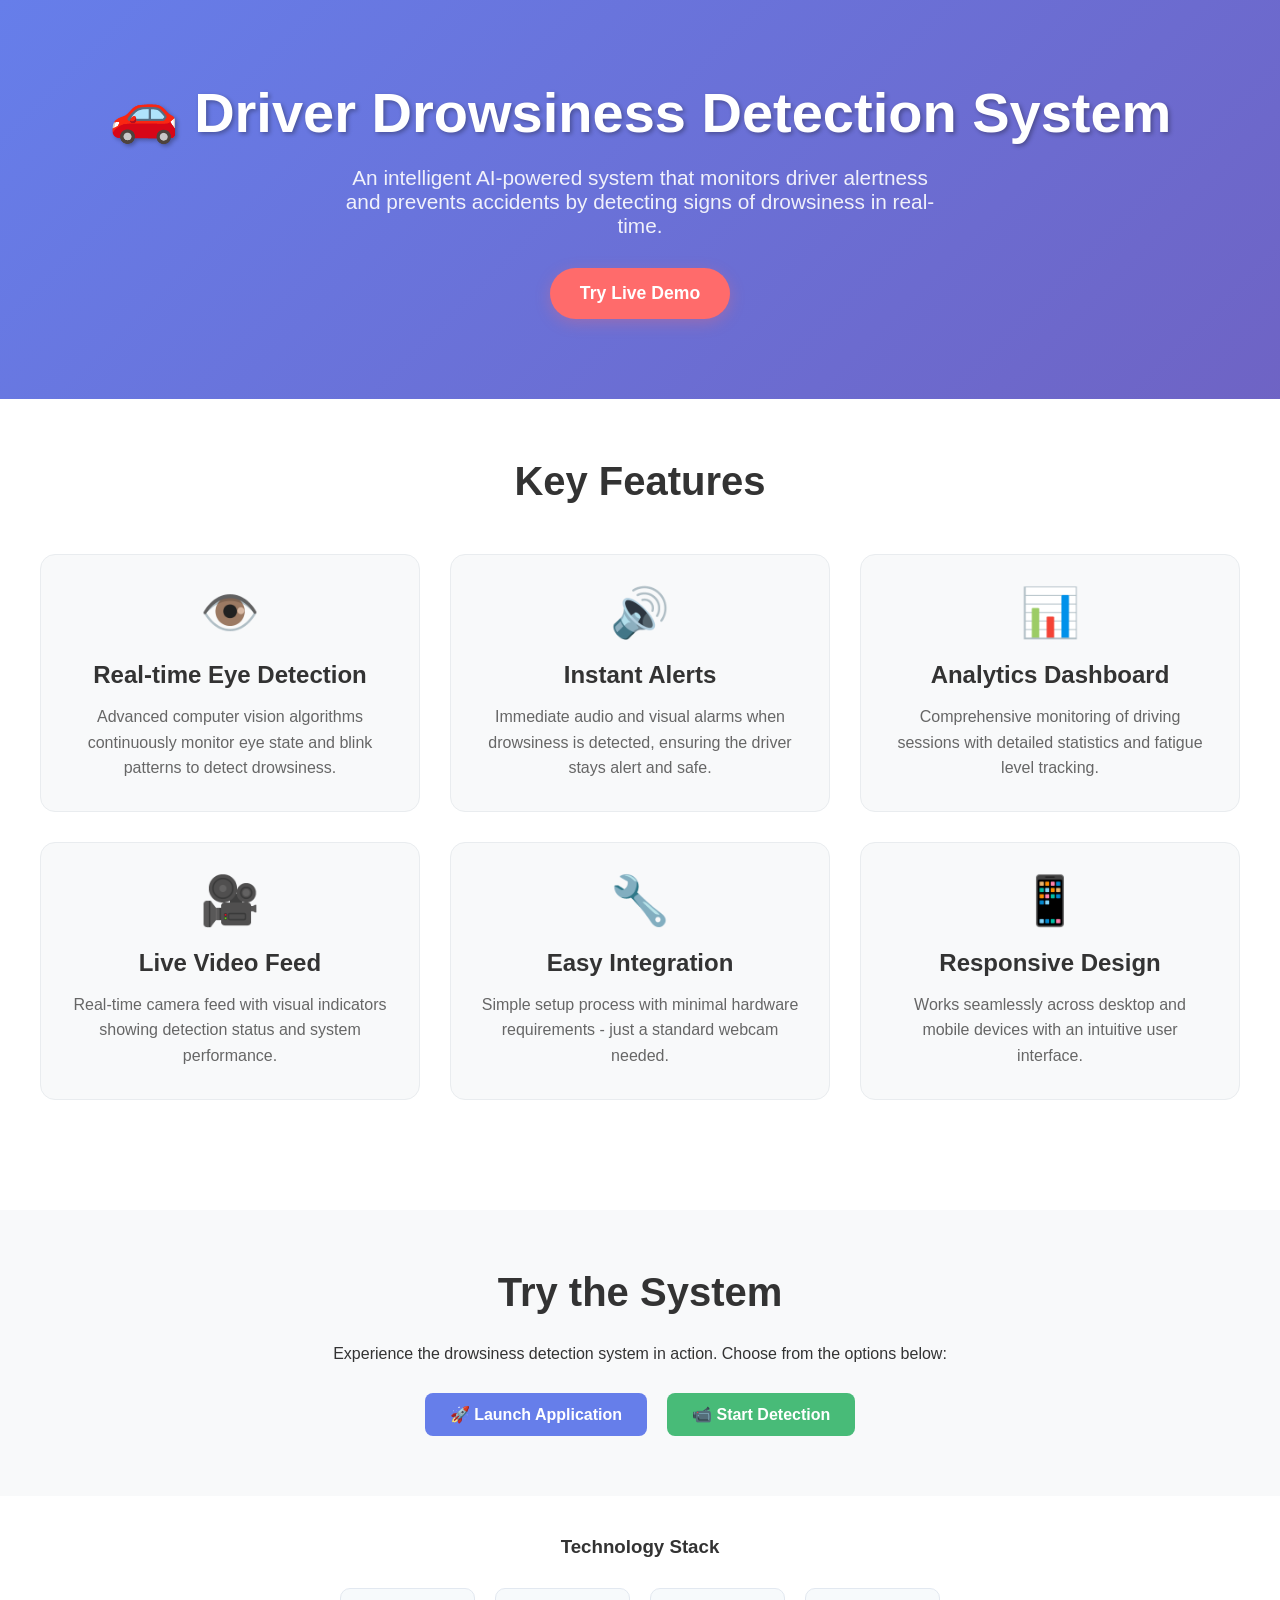
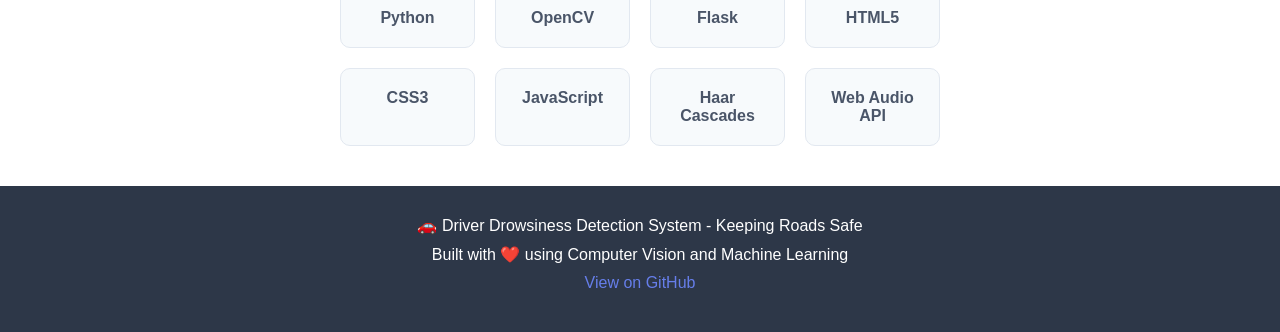
<file: index.html>
<!DOCTYPE html>
<html lang="en">
<head>
    <meta charset="UTF-8">
    <meta name="viewport" content="width=device-width, initial-scale=1.0">
    <title>Driver Drowsiness Detection System</title>
    <style>
        * {
            margin: 0;
            padding: 0;
            box-sizing: border-box;
        }

        body {
            font-family: 'Segoe UI', Tahoma, Geneva, Verdana, sans-serif;
            background: linear-gradient(135deg, #667eea 0%, #764ba2 100%);
            min-height: 100vh;
            display: flex;
            flex-direction: column;
            color: #333;
        }

        .hero {
            text-align: center;
            padding: 80px 20px;
            color: white;
        }

        .hero h1 {
            font-size: 3.5rem;
            margin-bottom: 20px;
            text-shadow: 2px 2px 4px rgba(0,0,0,0.3);
        }

        .hero p {
            font-size: 1.3rem;
            margin-bottom: 30px;
            max-width: 600px;
            margin-left: auto;
            margin-right: auto;
            opacity: 0.9;
        }

        .cta-button {
            display: inline-block;
            background: #ff6b6b;
            color: white;
            padding: 15px 30px;
            text-decoration: none;
            border-radius: 50px;
            font-weight: bold;
            font-size: 1.1rem;
            transition: all 0.3s ease;
            box-shadow: 0 4px 15px rgba(255, 107, 107, 0.3);
        }

        .cta-button:hover {
            background: #ff5252;
            transform: translateY(-2px);
            box-shadow: 0 6px 20px rgba(255, 107, 107, 0.4);
        }

        .features {
            padding: 60px 20px;
            background: white;
        }

        .container {
            max-width: 1200px;
            margin: 0 auto;
        }

        .features h2 {
            text-align: center;
            font-size: 2.5rem;
            margin-bottom: 50px;
            color: #333;
        }

        .feature-grid {
            display: grid;
            grid-template-columns: repeat(auto-fit, minmax(300px, 1fr));
            gap: 30px;
            margin-bottom: 50px;
        }

        .feature-card {
            background: #f8f9fa;
            padding: 30px;
            border-radius: 15px;
            text-align: center;
            transition: transform 0.3s ease;
            border: 1px solid #e9ecef;
        }

        .feature-card:hover {
            transform: translateY(-5px);
            box-shadow: 0 10px 25px rgba(0,0,0,0.1);
        }

        .feature-icon {
            font-size: 3rem;
            margin-bottom: 20px;
            color: #667eea;
        }

        .feature-card h3 {
            font-size: 1.5rem;
            margin-bottom: 15px;
            color: #333;
        }

        .feature-card p {
            color: #666;
            line-height: 1.6;
        }

        .demo-section {
            background: #f8f9fa;
            padding: 60px 20px;
            text-align: center;
        }

        .demo-section h2 {
            font-size: 2.5rem;
            margin-bottom: 30px;
            color: #333;
        }

        .demo-buttons {
            display: flex;
            justify-content: center;
            gap: 20px;
            flex-wrap: wrap;
            margin-top: 30px;
        }

        .demo-button {
            background: #667eea;
            color: white;
            padding: 12px 25px;
            text-decoration: none;
            border-radius: 8px;
            font-weight: bold;
            transition: all 0.3s ease;
            display: inline-flex;
            align-items: center;
            gap: 8px;
        }

        .demo-button:hover {
            background: #5a67d8;
            transform: translateY(-2px);
        }

        .demo-button.secondary {
            background: #48bb78;
        }

        .demo-button.secondary:hover {
            background: #38a169;
        }

        .tech-stack {
            background: white;
            padding: 40px 20px;
        }

        .tech-stack h3 {
            text-align: center;
            margin-bottom: 30px;
            color: #333;
        }

        .tech-grid {
            display: grid;
            grid-template-columns: repeat(auto-fit, minmax(120px, 1fr));
            gap: 20px;
            max-width: 600px;
            margin: 0 auto;
        }

        .tech-item {
            background: #f7fafc;
            padding: 20px;
            border-radius: 10px;
            text-align: center;
            font-weight: bold;
            color: #4a5568;
            border: 1px solid #e2e8f0;
        }

        .footer {
            background: #2d3748;
            color: white;
            text-align: center;
            padding: 30px 20px;
        }

        .footer p {
            margin-bottom: 10px;
        }

        .footer a {
            color: #667eea;
            text-decoration: none;
        }

        .footer a:hover {
            text-decoration: underline;
        }

        @media (max-width: 768px) {
            .hero h1 {
                font-size: 2.5rem;
            }
            
            .hero p {
                font-size: 1.1rem;
            }
            
            .feature-grid {
                grid-template-columns: 1fr;
            }
            
            .demo-buttons {
                flex-direction: column;
                align-items: center;
            }
        }
    </style>
</head>
<body>
    <section class="hero">
        <h1>🚗 Driver Drowsiness Detection System</h1>
        <p>An intelligent AI-powered system that monitors driver alertness and prevents accidents by detecting signs of drowsiness in real-time.</p>
        <a href="#demo" class="cta-button">Try Live Demo</a>
    </section>

    <section class="features">
        <div class="container">
            <h2>Key Features</h2>
            <div class="feature-grid">
                <div class="feature-card">
                    <div class="feature-icon">👁️</div>
                    <h3>Real-time Eye Detection</h3>
                    <p>Advanced computer vision algorithms continuously monitor eye state and blink patterns to detect drowsiness.</p>
                </div>
                <div class="feature-card">
                    <div class="feature-icon">🔊</div>
                    <h3>Instant Alerts</h3>
                    <p>Immediate audio and visual alarms when drowsiness is detected, ensuring the driver stays alert and safe.</p>
                </div>
                <div class="feature-card">
                    <div class="feature-icon">📊</div>
                    <h3>Analytics Dashboard</h3>
                    <p>Comprehensive monitoring of driving sessions with detailed statistics and fatigue level tracking.</p>
                </div>
                <div class="feature-card">
                    <div class="feature-icon">🎥</div>
                    <h3>Live Video Feed</h3>
                    <p>Real-time camera feed with visual indicators showing detection status and system performance.</p>
                </div>
                <div class="feature-card">
                    <div class="feature-icon">🔧</div>
                    <h3>Easy Integration</h3>
                    <p>Simple setup process with minimal hardware requirements - just a standard webcam needed.</p>
                </div>
                <div class="feature-card">
                    <div class="feature-icon">📱</div>
                    <h3>Responsive Design</h3>
                    <p>Works seamlessly across desktop and mobile devices with an intuitive user interface.</p>
                </div>
            </div>
        </div>
    </section>

    <section class="demo-section" id="demo">
        <div class="container">
            <h2>Try the System</h2>
            <p>Experience the drowsiness detection system in action. Choose from the options below:</p>
            <div class="demo-buttons">
                <a href="/driver-drowsiness-system/" class="demo-button">
                    🚀 Launch Application
                </a>
                <a href="/driver-drowsiness-system/detection" class="demo-button secondary">
                    📹 Start Detection
                </a>
            </div>
        </div>
    </section>

    <section class="tech-stack">
        <div class="container">
            <h3>Technology Stack</h3>
            <div class="tech-grid">
                <div class="tech-item">Python</div>
                <div class="tech-item">OpenCV</div>
                <div class="tech-item">Flask</div>
                <div class="tech-item">HTML5</div>
                <div class="tech-item">CSS3</div>
                <div class="tech-item">JavaScript</div>
                <div class="tech-item">Haar Cascades</div>
                <div class="tech-item">Web Audio API</div>
            </div>
        </div>
    </section>

    <footer class="footer">
        <p>🚗 Driver Drowsiness Detection System - Keeping Roads Safe</p>
        <p>Built with ❤️ using Computer Vision and Machine Learning</p>
        <p><a href="https://github.com/yourusername/driver-drowsiness-system" target="_blank">View on GitHub</a></p>
    </footer>

    <script>
        // Smooth scrolling for anchor links
        document.querySelectorAll('a[href^="#"]').forEach(anchor => {
            anchor.addEventListener('click', function (e) {
                e.preventDefault();
                const target = document.querySelector(this.getAttribute('href'));
                if (target) {
                    target.scrollIntoView({
                        behavior: 'smooth',
                        block: 'start'
                    });
                }
            });
        });

        // Add some interactivity
        document.addEventListener('DOMContentLoaded', function() {
            // Animate feature cards on scroll
            const observer = new IntersectionObserver((entries) => {
                entries.forEach(entry => {
                    if (entry.isIntersecting) {
                        entry.target.style.opacity = '1';
                        entry.target.style.transform = 'translateY(0)';
                    }
                });
            });

            document.querySelectorAll('.feature-card').forEach(card => {
                card.style.opacity = '0';
                card.style.transform = 'translateY(20px)';
                card.style.transition = 'opacity 0.6s ease, transform 0.6s ease';
                observer.observe(card);
            });
        });
    </script>
</body>
</html>
</file>
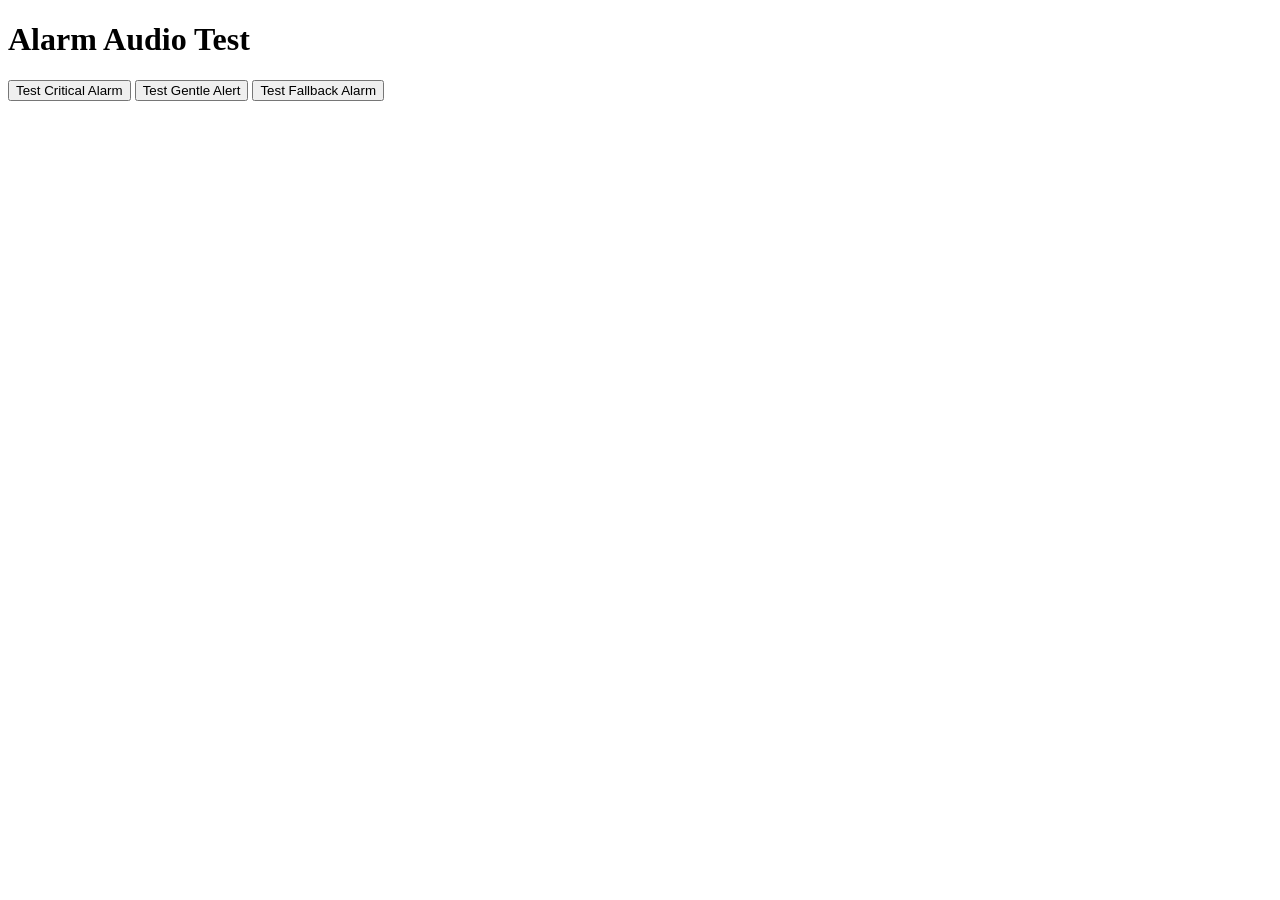
<file: test_alarm_audio.html>
<!DOCTYPE html>
<html>
<head>
    <title>Alarm Audio Test</title>
</head>
<body>
    <h1>Alarm Audio Test</h1>
    
    <audio id="alarm-sound" preload="auto">
        <source src="/static/alarm.wav" type="audio/wav">
    </audio>
    
    <audio id="gentle-alert-sound" preload="auto">
        <source src="/static/gentle_alert.wav" type="audio/wav">
    </audio>
    
    <button onclick="testAlarm()">Test Critical Alarm</button>
    <button onclick="testGentle()">Test Gentle Alert</button>
    <button onclick="testFallback()">Test Fallback Alarm</button>
    
    <div id="status"></div>
    
    <script>
        let audioContext = null;
        
        function initAudioContext() {
            if (!audioContext) {
                try {
                    audioContext = new (window.AudioContext || window.webkitAudioContext)();
                    if (audioContext.state === 'suspended') {
                        audioContext.resume();
                    }
                    console.log('Audio context initialized');
                } catch (e) {
                    console.log('Audio context initialization failed:', e);
                }
            }
        }
        
        function testAlarm() {
            initAudioContext();
            const alarmSound = document.getElementById('alarm-sound');
            alarmSound.volume = 1.0;
            alarmSound.currentTime = 0;
            
            alarmSound.play().then(() => {
                document.getElementById('status').textContent = 'Critical alarm playing successfully!';
                console.log('Critical alarm playing successfully');
            }).catch(e => {
                document.getElementById('status').textContent = 'Critical alarm failed, using fallback: ' + e;
                console.log('Critical alarm play failed, using fallback:', e);
                playFallbackAlarm();
            });
        }
        
        function testGentle() {
            initAudioContext();
            const gentleAlert = document.getElementById('gentle-alert-sound');
            gentleAlert.volume = 1.0;
            gentleAlert.currentTime = 0;
            
            gentleAlert.play().then(() => {
                document.getElementById('status').textContent = 'Gentle alert playing successfully!';
                console.log('Gentle alert playing successfully');
            }).catch(e => {
                document.getElementById('status').textContent = 'Gentle alert failed: ' + e;
                console.log('Gentle alert play failed:', e);
            });
        }
        
        function playFallbackAlarm() {
            if (!audioContext) {
                audioContext = new (window.AudioContext || window.webkitAudioContext)();
            }
            
            const oscillator = audioContext.createOscillator();
            const gainNode = audioContext.createGain();
            
            oscillator.connect(gainNode);
            gainNode.connect(audioContext.destination);
            
            oscillator.frequency.value = 800;
            oscillator.type = 'square';
            
            gainNode.gain.setValueAtTime(0.3, audioContext.currentTime);
            gainNode.gain.exponentialRampToValueAtTime(0.01, audioContext.currentTime + 0.5);
            
            oscillator.start(audioContext.currentTime);
            oscillator.stop(audioContext.currentTime + 0.5);
            
            document.getElementById('status').textContent = 'Playing fallback alarm sound';
            console.log('Playing fallback alarm sound');
        }
    </script>
</body>
</html>
</file>
